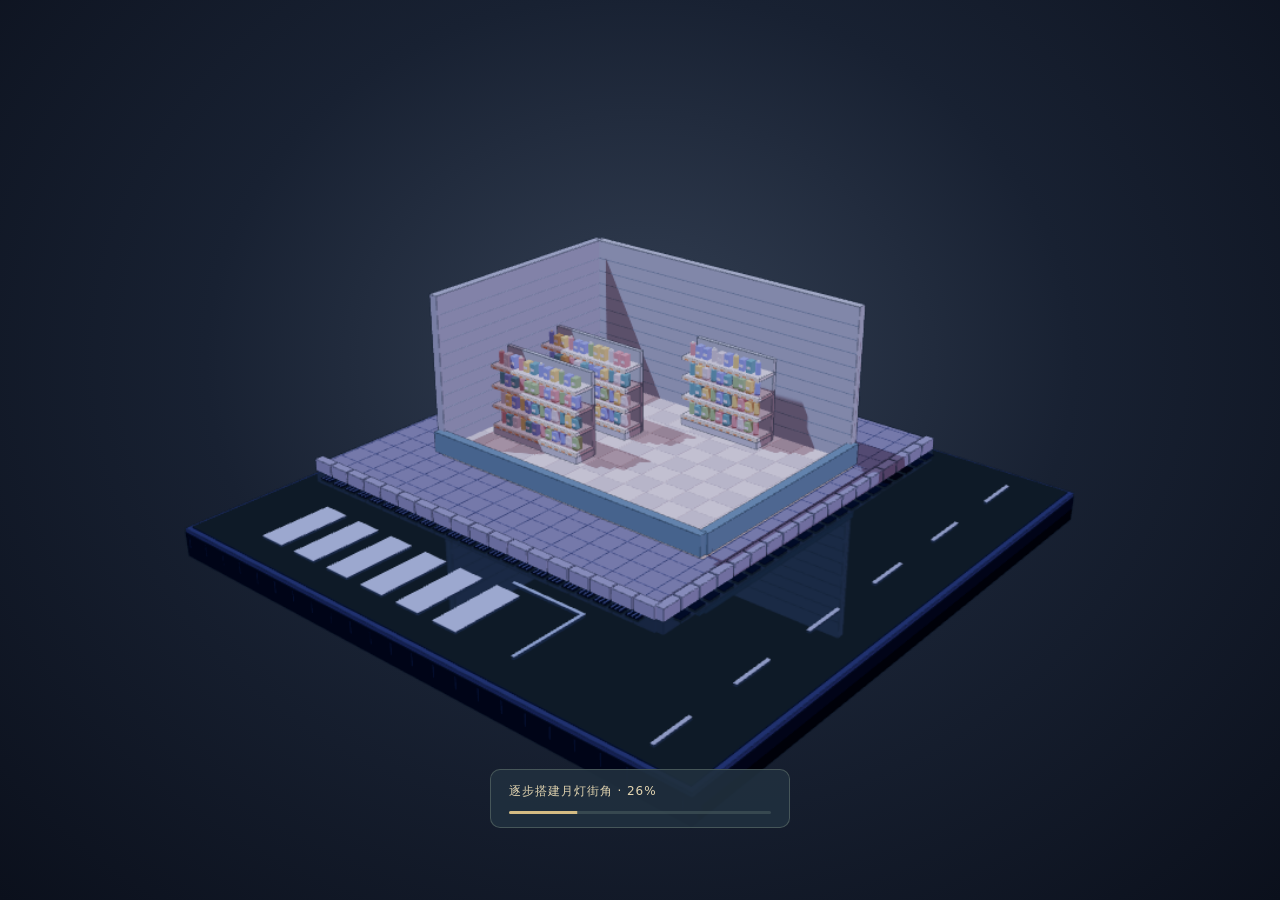
<file: versions/v2.0.0/index.html>
<!doctype html><html lang="zh-CN"><head><meta charset="UTF-8"><meta name="viewport" content="width=device-width,initial-scale=1"><meta name="theme-color" content="#101725"><title>雨の街角 · Miniature</title><style>*{box-sizing:border-box}html,body{margin:0;width:100%;height:100%;overflow:hidden;background:#101725}canvas{display:block;width:100%;height:100%;touch-action:none;outline:none}body{background:radial-gradient(ellipse at 50% 40%,#344054 0,#182132 48%,#0b101c 100%)}</style><!-- EXTENSION: responsive scene UI -->
<link rel="stylesheet" href="./controls.css"><script type="importmap">{"imports":{"three":"./vendor/three.module.js"}}</script></head><body><div id="scene-loading" class="scene-loading" role="status"><span id="loading-label">正在点亮月灯街角…</span><div class="loading-track" role="progressbar" aria-label="场景加载进度" aria-valuemin="0" aria-valuemax="100" aria-valuenow="0"><i id="loading-progress"></i></div></div><script type="module" src="./scene.js"></script></body></html>
</file>
<file: versions/v2.0.0/controls.css>
/* EXTENSION: scene controls; original canvas/background rules remain in index.html. */
:root{color-scheme:dark;font-family:"Yu Gothic","PingFang SC",system-ui,sans-serif}
.environment{position:fixed;z-index:5;top:max(18px,env(safe-area-inset-top));right:max(18px,env(safe-area-inset-right));width:260px;color:#d7dfdc;background:rgba(23,37,49,.88);border:1px solid #657c7b66;border-radius:14px;box-shadow:0 10px 35px #07101b44;backdrop-filter:blur(12px);font-size:12px}
.environment summary{padding:14px 16px;cursor:pointer;list-style:none;display:flex;justify-content:space-between;align-items:center;min-height:48px;letter-spacing:.12em;color:#f0dfb9}.environment summary::after{content:'−';color:#a5b6b3}.environment:not([open]) summary::after{content:'＋'}
.panel-body{padding:0 14px 12px}.environment fieldset{padding:10px 0 4px;margin:0;border:0;border-top:1px solid #7d919126}.environment legend{float:left;width:100%;margin-bottom:7px;color:#a6bbb9;letter-spacing:.14em;font-size:10px}.choices{display:grid;grid-template-columns:repeat(3,1fr);gap:5px;clear:both}.choices.seasons{grid-template-columns:repeat(4,1fr)}
.environment button,.scene-action{font:inherit;color:#b9cbc6;border:1px solid #69817d44;border-radius:6px;background:#283d4970;min-height:36px;padding:7px 5px;cursor:pointer;touch-action:manipulation}.environment button[aria-pressed=true]{color:#fff0cf;background:#806f4f66;border-color:#e0c88b88}.environment button:disabled{opacity:.3;cursor:not-allowed}.environment button:focus-visible,.scene-action:focus-visible,.environment summary:focus-visible{outline:2px solid #ead5a7;outline-offset:3px}.environment button:hover:enabled{border-color:#d5c48b}
.panel-note{font-size:10px;color:#97aaa8;line-height:1.6;margin:10px 0 0;min-height:32px}.scene-action{position:fixed;z-index:5;left:max(18px,env(safe-area-inset-left));bottom:max(22px,env(safe-area-inset-bottom));padding:11px 16px;min-height:44px;background:#263b49e8;border-color:#bca97588;color:#f0dfb9;font-size:12px;box-shadow:0 6px 25px #07101b44;letter-spacing:.06em}.scene-action[hidden]{display:none}
.scene-caption{position:fixed;left:20px;top:20px;pointer-events:none;color:#c2cdc8;z-index:3;letter-spacing:.15em;font-size:10px;line-height:1.9;text-shadow:0 2px 8px #101725}.scene-caption strong{display:block;font-size:17px;font-weight:500;letter-spacing:.2em;color:#e6dec5}.scene-caption span{opacity:.65}.scene-tooltip{position:fixed;z-index:7;pointer-events:none;padding:7px 10px;border:1px solid #bba97c66;border-radius:6px;background:#213541ed;color:#f2e1b9;font-size:12px;transform:translate(-50%,-125%)}
.scene-fade{position:fixed;inset:0;z-index:9;background:#101725;opacity:0;pointer-events:none;transition:opacity .36s ease}.scene-fade.active{opacity:1;pointer-events:auto}.scene-toast{position:fixed;z-index:6;bottom:24px;left:50%;transform:translateX(-50%);border:1px solid #adba9c44;border-radius:8px;background:#243946ec;color:#eee0bc;font-size:12px;padding:10px 16px;pointer-events:none;max-width:70vw;text-align:center}.scene-toast:empty{display:none}
@media(max-width:600px){.environment{top:12px;right:12px;width:220px}.scene-caption{top:14px;left:14px;font-size:9px}.scene-caption strong{font-size:13px}.scene-caption span{display:none}.environment summary{padding:11px 13px}.panel-body{padding:0 10px 9px}.environment button{min-height:38px}.scene-toast{bottom:83px;width:80vw;max-width:80vw}}
@media(prefers-reduced-motion:reduce){.scene-fade{transition-duration:.01s}}
/* Customer view: fixed exit + touch movement, separate from outdoor OrbitControls. */
.scene-exit{z-index:8;min-width:130px;background:#344b50f5;border-color:#dac394;color:#fff0cd}
.indoor-walk{position:fixed;z-index:6;bottom:max(22px,env(safe-area-inset-bottom));right:max(18px,env(safe-area-inset-right));color:#d5d9c3}
.indoor-walk[hidden]{display:none}.walk-hint{font-size:11px;line-height:1.6;color:#c8d3c9;padding:7px 10px;border-radius:7px;background:#20333ee0;margin:0 0 8px;max-width:280px}
.walk-pad{display:grid;grid-template-columns:repeat(3,46px);gap:5px;justify-content:end}.walk-pad button{width:46px;height:44px;border:1px solid #8b9e8c80;background:#2b424ce8;color:#f1dfb6;border-radius:7px;font-size:20px;touch-action:none;user-select:none}.walk-pad button[data-direction=ArrowUp]{grid-column:2}.walk-pad button[data-direction=ArrowLeft]{grid-row:2;grid-column:1}.walk-pad button[data-direction=ArrowDown]{grid-row:2;grid-column:2}.walk-pad button[data-direction=ArrowRight]{grid-row:2;grid-column:3}.walk-pad button:active{background:#786d4e}.walk-pad button:focus-visible{outline:2px solid #dfca99}
.scene-loading{position:fixed;z-index:12;left:50%;bottom:8vh;transform:translateX(-50%);padding:13px 18px;width:min(300px,80vw);background:#20303ee8;border:1px solid #798c7e70;color:#e4d6b2;font-size:12px;letter-spacing:.08em;border-radius:10px;pointer-events:none;transition:opacity .5s}.scene-loading.complete{opacity:0}.loading-track{height:3px;margin-top:11px;background:#6a7e7d55;border-radius:2px;overflow:hidden}.loading-track i{display:block;height:100%;background:#d4bb83;transform:scaleX(0);transform-origin:left;transition:transform .3s ease}
@media(max-width:600px){.walk-hint{max-width:180px;font-size:10px}.indoor-walk{right:12px;bottom:max(16px,env(safe-area-inset-bottom))}.scene-exit{left:12px;bottom:max(20px,env(safe-area-inset-bottom));min-width:116px}.walk-pad{grid-template-columns:repeat(3,42px)}.walk-pad button{width:42px;height:42px}}
</file>
